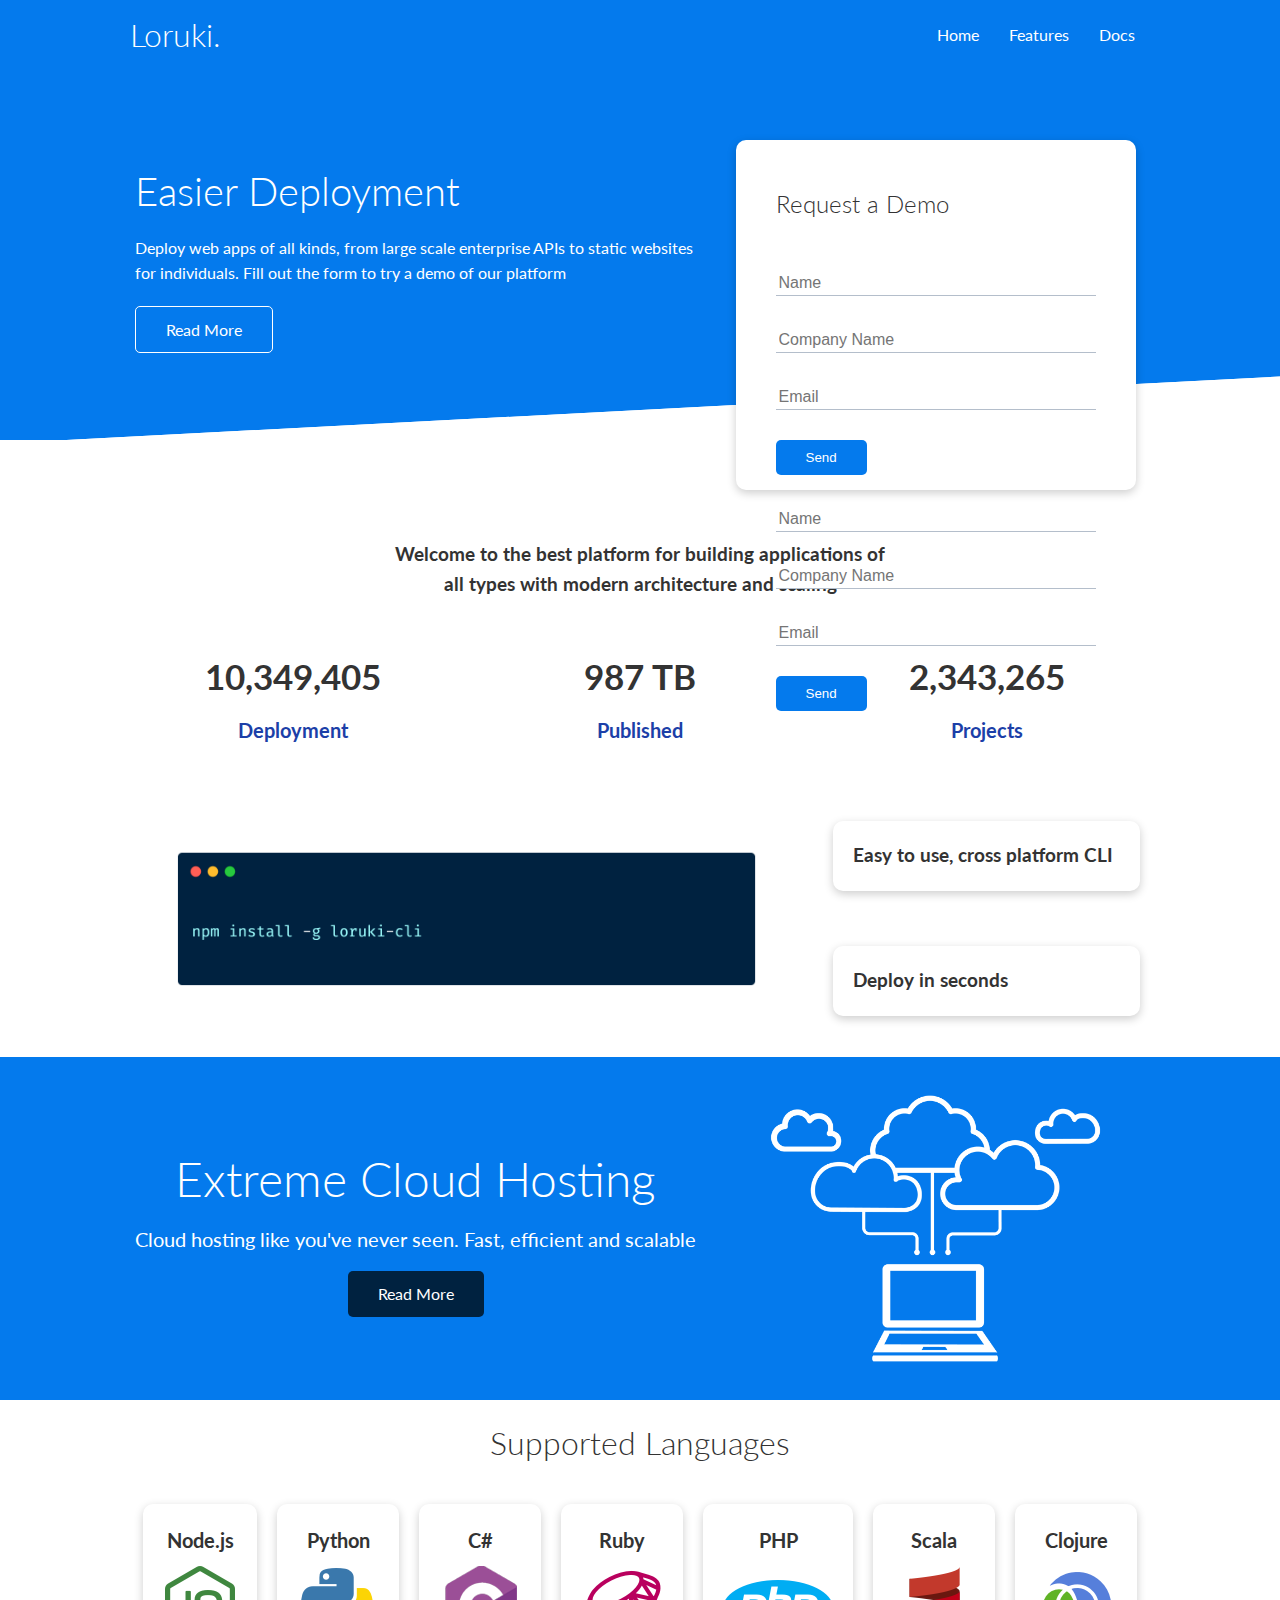
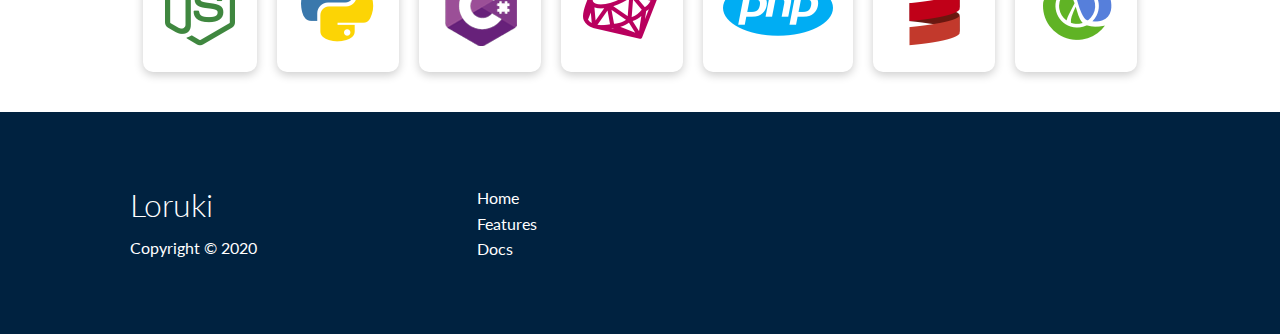
<file: OneDrive/Desktop/Loruki-Website/index.html>
<!DOCTYPE html>
<html lang="en">
<head>
 <meta charset="UTF-8">
 <meta name="viewport" content="width=device-width, initial-scale=1.0">
 <link rel="stylesheet" href="https://cdnjs.cloudflare.com/ajax/libs/font-awesome/5.15.1/css/all.min.css" integrity="sha512-+4zCK9k+qNFUR5X+cKL9EIR+ZOhtIloNl9GIKS57V1MyNsYpYcUrUeQc9vNfzsWfV28IaLL3i96P9sdNyeRssA==" crossorigin="anonymous" />
 <link rel="stylesheet" href="css/utilities.css">
 <link rel="stylesheet" href="css/style.css">
 <title>Loruki | Cloud Hosting For Everyone</title>
</head>
<body>
 <!-- Navbar -->
 <div class="navbar">
  <div class="container flex">
   <h1 class="logo">Loruki.</h1>
   <nav>
    <ul>
     <li><a href="index.html">Home</a></li>
     <li><a href="features.html">Features</a></li>
     <li><a href="docs.html">Docs</a></li>
    </ul>
   </nav>
  </div>
 </div>
 <!-- Showcase -->
 <section class="showcase">
  <div class="container grid">
   <div class="showcase-text">
    <h1>Easier Deployment</h1>
    <p>Deploy web apps of all kinds, from large scale enterprise APIs to static websites for individuals. Fill out the form to try a demo of our platform</p>
    <a href="features.html" class="btn btn-outline">Read More</a>
   </div>
   <div class="showcase-form card">
    <h2>Request a Demo</h2>
    <form name="contact" netlify-honeypot="bot-field" method="POST" data-netlify="true">
      <input type="hidden" name="form-name" value="contact">
      <p class="hidden">
        <label>Don’t fill this out if you're human: <input name="bot-field" /></label>
      </p>
      <div class="form-control">
        <input type="text" name="name" placeholder="Name" required>
      </div>
      <div class="form-control">
        <input type="text" name="company" placeholder="Company Name" required>
      </div>
      <div class="form-control">
        <input type="email" name="email" placeholder="Email" required>
      </div>
      <input type="submit" value="Send" class="btn btn-primary">
    </form>
    <form>
     <div class="form-control">
      <input type="text" name="name" placeholder="Name" required>
     </div>
     <div class="form-control">
      <input type="text" name="company" placeholder="Company Name" required>
     </div>
     <div class="form-control">
      <input type="email" name="email" placeholder="Email" required>
     </div>
     <input type="submit" value="Send" class="btn btn-primary">
    </form>
   </div>
  </div>
 </section>

 <!-- Stats -->
 <section class="stats">
  <div class="container">
   <h3 class="stats-heading text-center my-1">
    Welcome to the best platform for building applications of all
    types with modern architecture and scaling
   </h3>

   <div class="grid grid-3 text-center my-4">
    <div>
    <i class="fas fa-server fa-3x"></i>
    <h3>10,349,405</h3>
    <p class="text-secondary">Deployment</p>
    </div>
    <div><i class="fas fa-upload fa-3x"></i>
     <h3>987 TB</h3>
     <p class="text-secondary">Published</p></div>
    <div><i class="fas fa-project-diagram fa-3x"></i>
     <h3>2,343,265</h3>
     <p class="text-secondary">Projects</p></div>
   </div>
  </div>
 </section>

 <!-- Cli-->
<section class="cli">
 <div class="container grid">
  <img src="images/cli.png" alt="">
  <div class="card">
   <h3>Easy to use, cross platform CLI</h3>
  </div>
  <div class="card">
   <h3>Deploy in seconds</h3>
  </div>
 </div>
</section>

<!-- Cloud -->
<section class="cloud bg-primary my-2 py-2">
 <div class="container grid">
  <div class="text-center">
   <h2 class="lg">Extreme Cloud Hosting</h2>
   <p class="lead my-1">Cloud hosting like you've never seen. Fast, efficient and scalable</p>
   <a href="features.html" class="btn btn-dark">Read More</a>
  </div>
  <img src="images/cloud.png" alt="">
 </div>
</section>

<!-- Languages -->

<section class="languages">
 <h2 class="md text-center my-2">
   Supported Languages
 </h2>
 <div class="container flex">
  <div class="card">
   <h4>Node.js</h4>
   <img src="images/logos/node.png" alt="">
  </div>
  <div class="card">
   <h4>Python</h4>
   <img src="images/logos/python.png" alt="">
  </div>
  <div class="card">
   <h4>C#</h4>
   <img src="images/logos/csharp.png" alt="">
  </div>
  <div class="card">
   <h4>Ruby</h4>
   <img src="images/logos/ruby.png" alt="">
  </div>
  <div class="card">
   <h4>PHP</h4>
   <img src="images/logos/php.png" alt="">
  </div>
  <div class="card">
   <h4>Scala</h4>
   <img src="images/logos/scala.png" alt="">
  </div>
  <div class="card">
   <h4>Clojure</h4>
   <img src="images/logos/clojure.png" alt="">
  </div>
 </div>
</section>
<!-- Footer -->
<footer class="footer bg-dark py-5">
 <div class="container grid grid-3">
  <div>
   <h1>Loruki</h1>
   <p>Copyright &copy; 2020</p>
  </div>
  <nav>
   <ul>
    <li><a href="index.html">Home</a></li>
    <li><a href="features.html">Features</a></li>
    <li><a href="docs.html">Docs</a></li>
   </ul>
  </nav>
  <div class="social">
   <a href="#"><i class="fab fa-github fa-2x"></i></a>
   <a href="#"><i class="fab fa-facebook fa-2x"></i></a>
   <a href="#"><i class="fab fa-instagram fa-2x"></i></a>
   <a href="#"><i class="fab fa-twitter fa-2x"></i></a>
  </div>
 </div>
</footer>
</body>
</html>
</file>
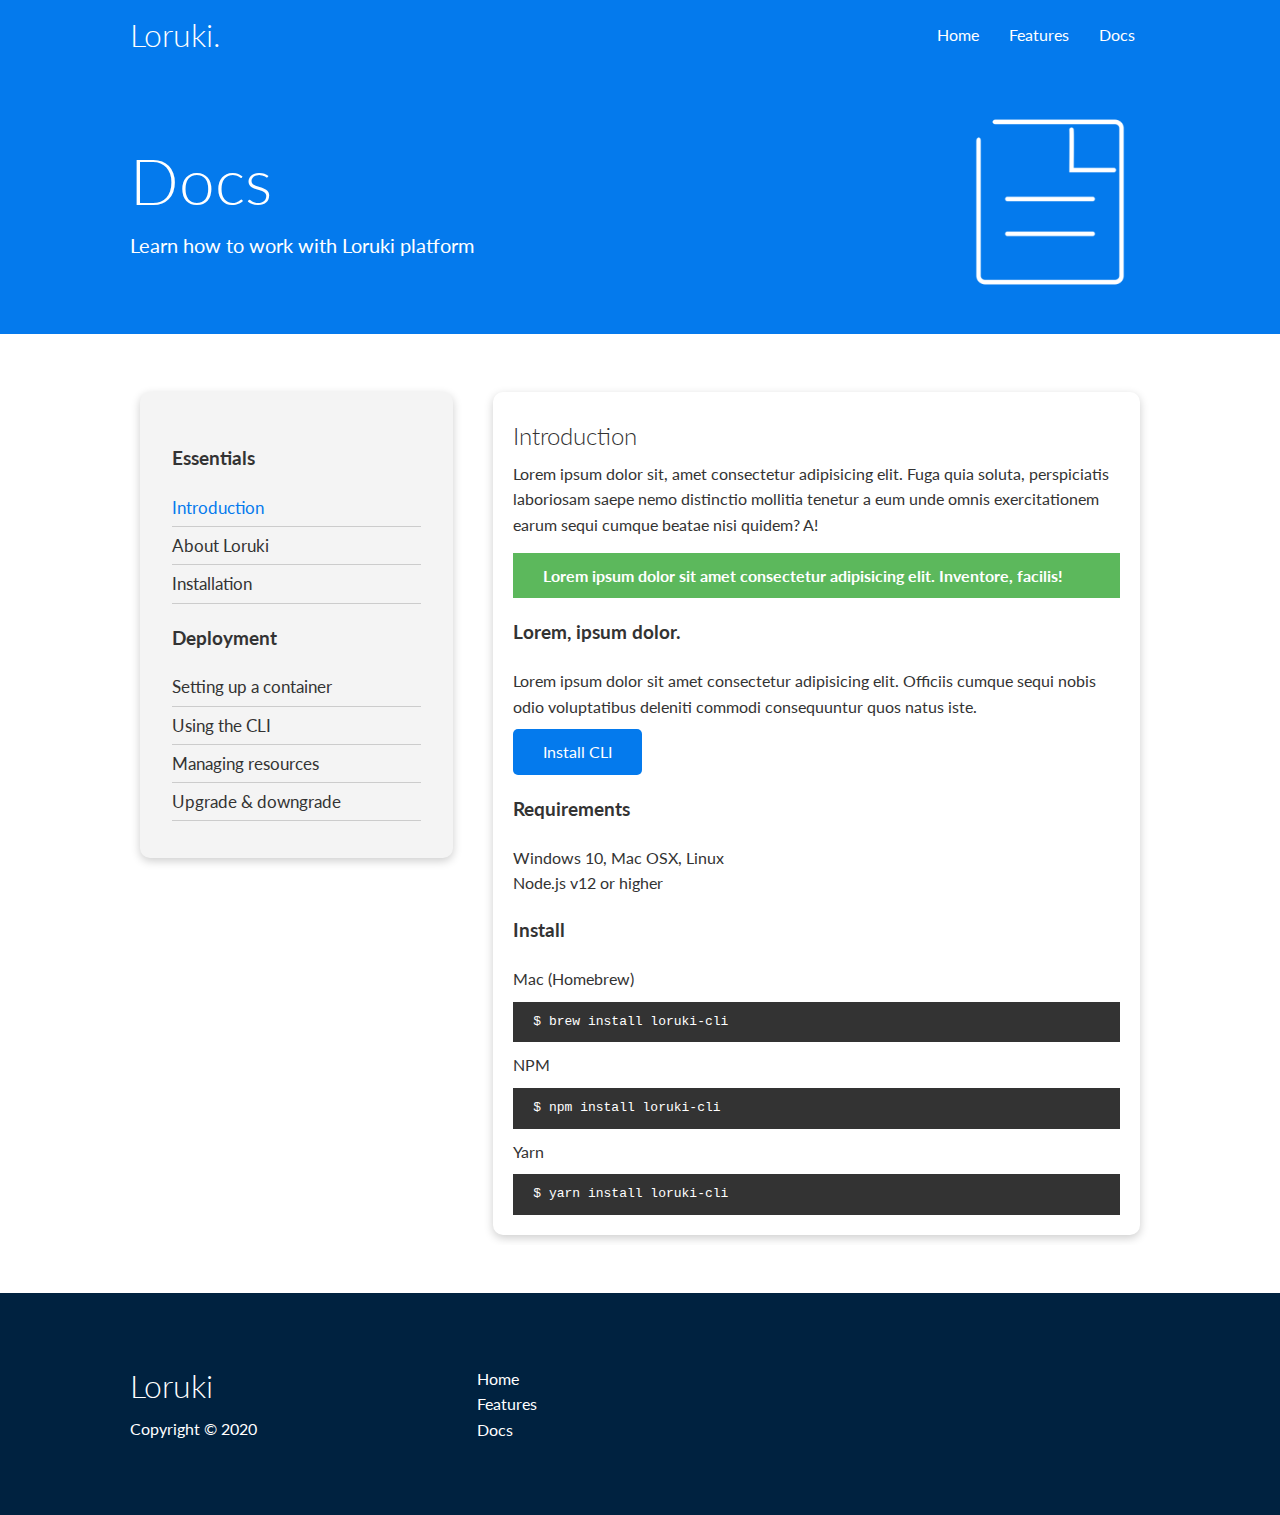
<file: OneDrive/Desktop/Loruki-Website/docs.html>
<!DOCTYPE html>
<html lang="en">
<head>
 <meta charset="UTF-8">
 <meta name="viewport" content="width=device-width, initial-scale=1.0">
 <link rel="stylesheet" href="https://cdnjs.cloudflare.com/ajax/libs/font-awesome/5.15.1/css/all.min.css" integrity="sha512-+4zCK9k+qNFUR5X+cKL9EIR+ZOhtIloNl9GIKS57V1MyNsYpYcUrUeQc9vNfzsWfV28IaLL3i96P9sdNyeRssA==" crossorigin="anonymous" />
 <link rel="stylesheet" href="css/utilities.css">
 <link rel="stylesheet" href="css/style.css">
 <title>Loruki | Cloud Hosting For Everyone</title>
</head>
<body>

 <!-- Navbar -->
 <div class="navbar">
  <div class="container flex">
   <h1 class="logo">Loruki.</h1>
   <nav>
    <ul>
     <li><a href="index.html">Home</a></li>
     <li><a href="features.html">Features</a></li>
     <li><a href="docs.html">Docs</a></li>
    </ul>
   </nav>
  </div>
 </div>
 
<!-- Head -->
<section class="docs-head bg-primary py-3">
 <div class="container grid">
  <div>
   <h1 class="xl">Docs</h1>
 <p class="lead">Learn how to work with Loruki platform</p>
  </div>
  <img src="images/docs.png" alt="">
 </div>
</section>

<!-- Docs main -->
<section class="docs-main my-4">
 <div class="container grid">
  <div class="card bg-light p-3">
   <h3 class="my-2">Essentials</h3>
   <nav>
    <ul>
      <li><a class="text-primary" href="#">Introduction</a></li>
     <li><a href="#">About Loruki</a></li>
     <li><a href="#">Installation</a></li>
    </ul>
   </nav>

   <h3 class="my-2">Deployment</h3>
   <nav>
    <ul>
     <li><a href="#">Setting up a container</a></li>
     <li><a href="#">Using the CLI</a></li>
     <li><a href="#">Managing resources</a></li>
     <li><a href="#">Upgrade & downgrade</a></li>
    </ul>
   </nav>
  </div>
  <div class="card">
   <h2>Introduction</h2>
   <p>Lorem ipsum dolor sit, amet consectetur adipisicing elit. Fuga quia soluta, perspiciatis laboriosam saepe nemo distinctio mollitia tenetur a eum unde omnis exercitationem earum sequi cumque beatae nisi quidem? A!</p>

   <div class="alert alert-success">
    <i class="fas fa-info"></i>Lorem ipsum dolor sit amet consectetur adipisicing elit. Inventore, facilis!
   </div>

   <h3>Lorem, ipsum dolor.</h3>
   <p>Lorem ipsum dolor sit amet consectetur adipisicing elit. Officiis cumque sequi nobis odio voluptatibus deleniti commodi consequuntur quos natus iste.</p>
   <a href="#" class="btn btn-primary">Install CLI</a>

   <h3>Requirements</h3>
   <ul>
    <li>Windows 10, Mac OSX, Linux</li>
    <li>Node.js v12 or higher</li>
   </ul>

   <h3>Install</h3>
   <p>Mac (Homebrew)</p>
   <pre><code>$ brew install loruki-cli</code></pre>
   <p>NPM</p>
   <pre><code>$ npm install loruki-cli</code></pre>
   <p>Yarn</p>
   <pre><code>$ yarn install loruki-cli</code></pre>
  </div>
 </div>
</section>

<!-- Footer -->
<footer class="footer bg-dark py-5">
 <div class="container grid grid-3">
  <div>
   <h1>Loruki</h1>
   <p>Copyright &copy; 2020</p>
  </div>
  <nav>
   <ul>
    <li><a href="index.html">Home</a></li>
    <li><a href="features.html">Features</a></li>
    <li><a href="docs.html">Docs</a></li>
   </ul>
  </nav>
  <div class="social">
   <a href="#"><i class="fab fa-github fa-2x"></i></a>
   <a href="#"><i class="fab fa-facebook fa-2x"></i></a>
   <a href="#"><i class="fab fa-instagram fa-2x"></i></a>
   <a href="#"><i class="fab fa-twitter fa-2x"></i></a>
  </div>
 </div>
</footer>
</body>
</html>
</file>
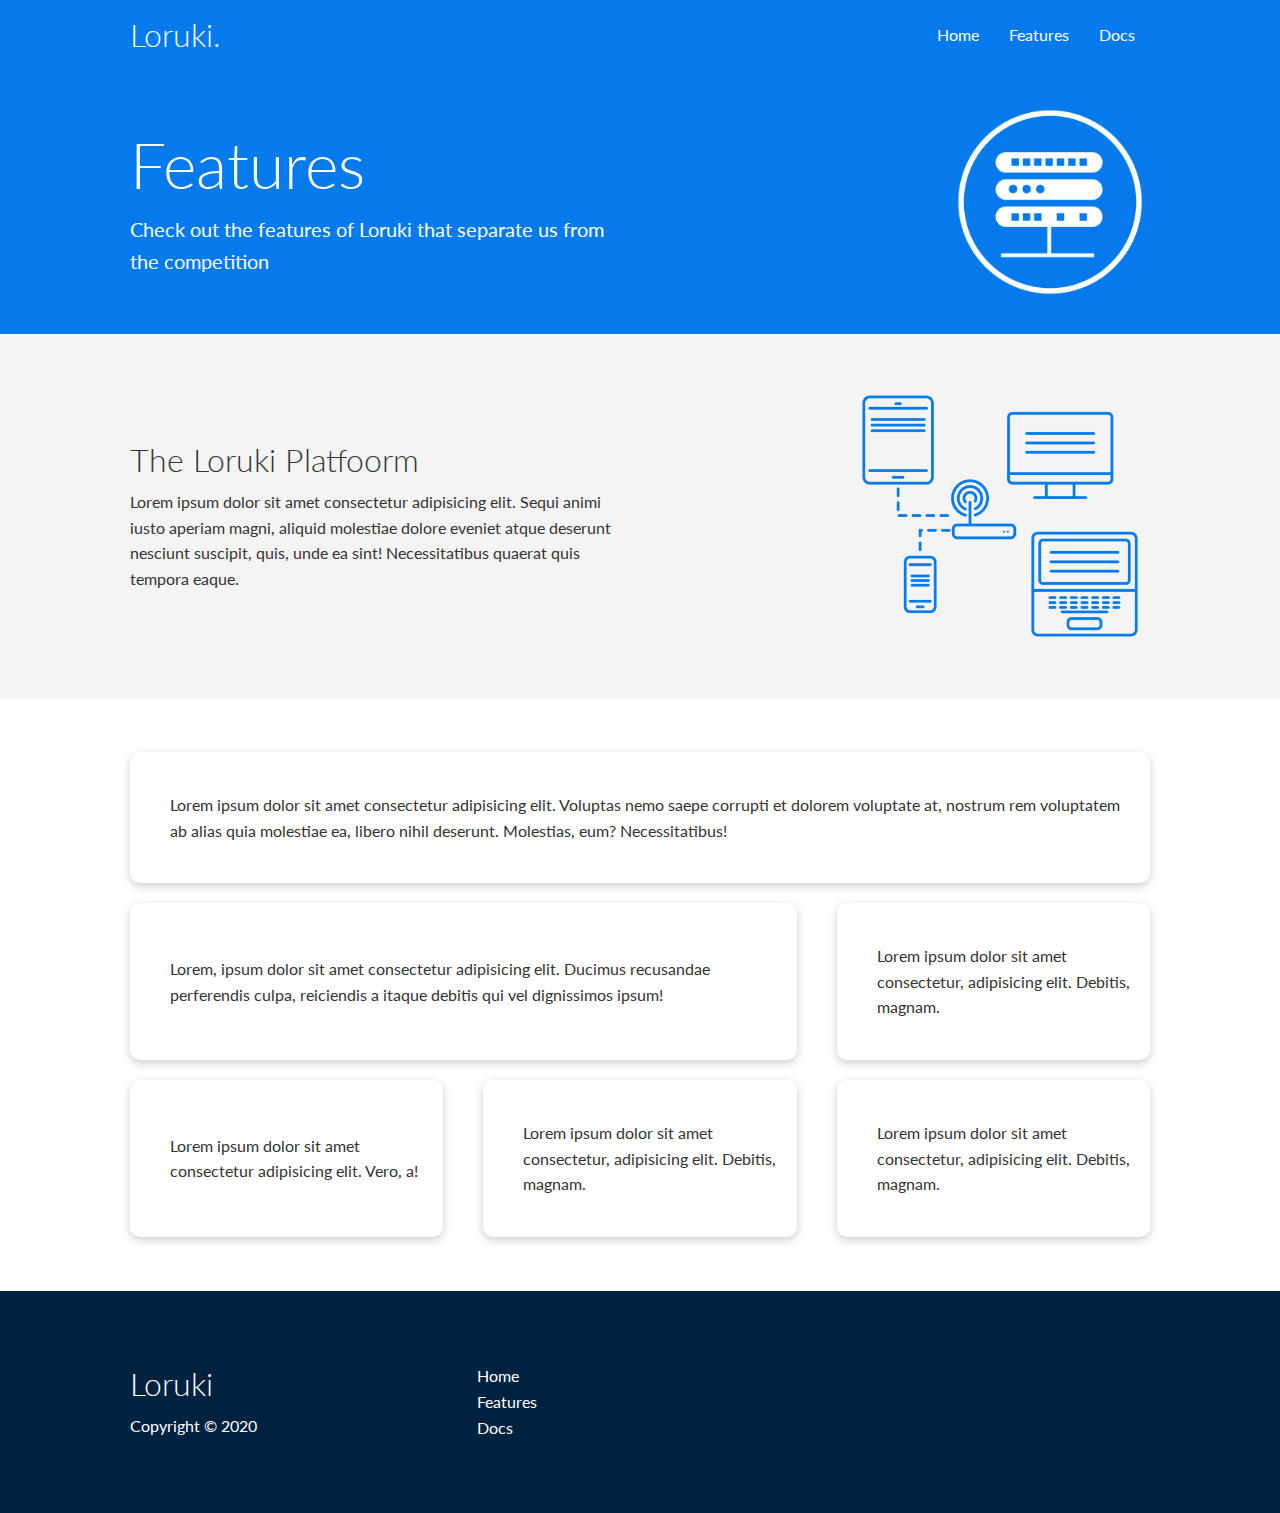
<file: OneDrive/Desktop/Loruki-Website/features.html>
<!DOCTYPE html>
<html lang="en">
<head>
 <meta charset="UTF-8">
 <meta name="viewport" content="width=device-width, initial-scale=1.0">
 <link rel="stylesheet" href="https://cdnjs.cloudflare.com/ajax/libs/font-awesome/5.15.1/css/all.min.css" integrity="sha512-+4zCK9k+qNFUR5X+cKL9EIR+ZOhtIloNl9GIKS57V1MyNsYpYcUrUeQc9vNfzsWfV28IaLL3i96P9sdNyeRssA==" crossorigin="anonymous" />
 <link rel="stylesheet" href="css/utilities.css">
 <link rel="stylesheet" href="css/style.css">
 <title>Loruki | Cloud Hosting For Everyone</title>
</head>
<body>

 <!-- Navbar -->
 <div class="navbar">
  <div class="container flex">
   <h1 class="logo">Loruki.</h1>
   <nav>
    <ul>
     <li><a href="index.html">Home</a></li>
     <li><a href="features.html">Features</a></li>
     <li><a href="docs.html">Docs</a></li>
    </ul>
   </nav>
  </div>
 </div>
 
<!-- Head -->
<section class="features-head bg-primary py-3">
 <div class="container grid">
  <div>
   <h1 class="xl">Features</h1>
 <p class="lead">Check out the features of Loruki that separate us from the competition</p>
  </div>
  <img src="images/server.png" alt="">
 </div>
</section>

<!-- Sub head-->
<section class="features-sub-head bg-light py-3">
  <div class="container grid">
    <div>
      <h1 class="md">The Loruki Platfoorm</h1>
    <p>Lorem ipsum dolor sit amet consectetur adipisicing elit. Sequi animi iusto aperiam magni, aliquid molestiae dolore eveniet atque deserunt nesciunt suscipit, quis, unde ea sint! Necessitatibus quaerat quis tempora eaque.</p>
     </div>
     <img src="images/server2.png" alt="">
  </div>
</section>

<section class="features-main my-2">
  <div class="container grid grid-3">
      <div class="card flex">
          <i class="fas fa-server fa-3x"></i>
          <p>Lorem ipsum dolor sit amet consectetur adipisicing elit. Voluptas nemo saepe corrupti et dolorem voluptate at, nostrum rem voluptatem ab alias quia molestiae ea, libero nihil deserunt. Molestias, eum? Necessitatibus!</p>
      </div>
      <div class="card flex">
          <i class="fas fa-network-wired fa-3x"></i>
          <p>
              Lorem, ipsum dolor sit amet consectetur adipisicing elit. Ducimus
              recusandae perferendis culpa, reiciendis a itaque debitis qui vel
              dignissimos ipsum!
          </p>
      </div>
      <div class="card flex">
          <i class="fas fa-laptop-code fa-3x"></i>
          <p>
              Lorem ipsum dolor sit amet consectetur, adipisicing elit. Debitis,
              magnam.
          </p>
      </div>
      <div class="card flex">
          <i class="fas fa-database fa-3x"></i>
          <p>
              Lorem ipsum dolor sit amet consectetur adipisicing elit. Vero, a!
          </p>
      </div>
      <div class="card flex">
          <i class="fas fa-power-off fa-3x"></i>
          <p>
              Lorem ipsum dolor sit amet consectetur, adipisicing elit. Debitis,
              magnam.
          </p>
      </div>
      <div class="card flex">
          <i class="fas fa-upload fa-3x"></i>
          <p>
              Lorem ipsum dolor sit amet consectetur, adipisicing elit. Debitis,
              magnam.
          </p>

  </div>
  </div>
</section>

<!-- Footer -->
<footer class="footer bg-dark py-5">
 <div class="container grid grid-3">
  <div>
   <h1>Loruki</h1>
   <p>Copyright &copy; 2020</p>
  </div>
  <nav>
   <ul>
    <li><a href="index.html">Home</a></li>
    <li><a href="features.html">Features</a></li>
    <li><a href="docs.html">Docs</a></li>
   </ul>
  </nav>
  <div class="social">
   <a href="#"><i class="fab fa-github fa-2x"></i></a>
   <a href="#"><i class="fab fa-facebook fa-2x"></i></a>
   <a href="#"><i class="fab fa-instagram fa-2x"></i></a>
   <a href="#"><i class="fab fa-twitter fa-2x"></i></a>
  </div>
 </div>
</footer>
</body>
</html>
</file>
<file: OneDrive/Desktop/Loruki-Website/css/utilities.css>
.container {
 max-width: 1100px;
 margin: 0 auto;
 overflow: auto;
 padding: 0 40px;
}

.card {
 background-color: #fff;
 color: #333;
 border-radius: 10px;
 box-shadow: 0 3px 10px rgba(0, 0, 0, 0.2);
 padding: 20px;
 margin: 10px;
}

.btn {
 display: inline-block;
 padding: 10px 30px;
 cursor: pointer;
 background: var(--primary-color);
 color: #fff;
 border: none;
 border-radius: 5px;
}

.btn-outline {
 background-color: transparent;
 border: 1px #fff solid;
}

.btn:hover {
 transform: scale(0.98);
}

 /* Backgrounds & colored buttons */
 .bg-primary,
 .btn-primary {
  background-color: var(--primary-color);
  color: #fff;
 }

 .bg-secondary,
 .btn-secondary {
  background-color: var(--secondary-color);
  color: #fff;
 }

 .bg-dark,
 .btn-dark {
  background-color: var(--dark-color);
  color: #fff;
 }

 .bg-light,
 .btn-light {
  background-color: var(--light-color);
  color: #333;
 }
 .bg-primary a,
 .btn-primary a,
 .bg-secondary a,
 .btn-secondary a,
 .bg-dark a,
 .btn-dark a{
  color: #fff;
 }

 /* Text colors */
.text-primary {
 color: var(--primary-color);
}

.text-secondary {
 color: var(--secondary-color);
}

.text-dark {
 color: var(--dark-color);
}

.text-light {
 color: var(--light-color);
}

 /* Text sizes */
 .lead {
  font-size: 20px;
 }

 .sm {
  font-size: 1rem;
 }

 .md {
  font-size: 2rem;
 }

 .lg {
  font-size: 3rem;
 }

 .xl {
  font-size: 4rem;
 }

.text-center {
 text-align: center;
}

/* Alert */
.alert {
 background-color: var(--light-color);
 padding: 10px 20px;
 font-weight: bold;
 margin: 15px 0;
}

.alert i {
 margin-right: 10px;
}

.alert-success{
 background-color: var(--success-color);
 color: #fff;
}

.alert-error {
 background-color: var(--error-color);
 color: #fff;
}

.flex {
 display: flex;
 justify-content: center;
 align-items: center;
 height: 100%;
}

.grid {
 display: grid;
 grid-template-columns: repeat(2, 1fr);
 gap: 20px;
 justify-content: center;
 align-items: center;
 height: 100%;
}

.grid-3 {
 grid-template-columns: repeat(3, 1fr); 
}

/* Margin */
.my-1 {
 margin: 1rem 0;
}

.my-2 {
 margin: 1.5rem 0;
}

.my-3 {
 margin: 2rem 0;
}

.my-4 {
 margin: 3rem 0;
}

.my-5 {
 margin: 4rem 0;
}

.m-1 {
 margin: 1rem;
}

.m-2 {
 margin: 1.5rem;
}

.m-3 {
 margin: 2rem;
}

.m-4 {
 margin: 3rem;
}

.m-5 {
 margin: 4rem;
}

/* Padding */
.py-1 {
 Padding: 1rem 0;
}

.py-2 {
 padding: 1.5rem 0;
}

.py-3 {
 padding: 2rem 0;
}

.py-4 {
 padding: 3rem 0;
}

.py-5 {
 padding: 4rem 0;
}

.p-1 {
 padding: 1rem;
}

.p-2 {
 padding: 1.5rem;
}

.p-3 {
 padding: 2rem;
}

.p-4 {
 padding: 3rem;
}

.p-5 {
 padding: 4rem;
}
</file>
<file: OneDrive/Desktop/Loruki-Website/css/style.css>
@import url('https://fonts.googleapis.com/css2?family=Lato:wght@300&display=swap');

:root {
  --primary-color: #047aed;
  --secondary-color: #1c3fa8;
  --dark-color: #002240;
  --light-color: #f4f4f4;
  --success-color: #5cb85c;
  --error-color: #d9534f;
}

*{
 box-sizing: border-box;
 padding: 0;
 margin: 0;
}

body {
 font-family: 'Lato', sans-serif;
 color: #333;
 line-height: 1.6;
}

ul {
 list-style-type: none;
}

a {
 text-decoration: none;
 color: #333;
}

h1, h2 {
 font-weight: 300;
 line-height: 1.2;
 margin: 10px 0;
}

p {
 margin: 10px 0;
}

img {
 width: 100%;
}

code,
pre {
  background: #333;
  color: #fff;
  padding: 10px;
}

.hidden {
  visibility: hidden;
  height: 0;
}

/* Navbar */
.navbar {
 background-color: var(--primary-color);
 color: #fff;
 height: 70px;
}

.navbar ul {
 display: flex;
}

.navbar a {
 color: #fff;
 padding: 10px;
 margin: 0 5px;
}

.navbar a:hover {
 border-bottom: 2px #fff solid;
}
.navbar .flex {
 justify-content: space-between;
}

/* Showcase */
.showcase {
 height: 400;
 background-color: var(--primary-color);
 color: #fff;
 position: relative;
}

.showcase h1 {
 font-size: 40px;
}

.showcase p {
 margin: 20px 0;
}

.showcase .grid {
 overflow: visible;
 grid-template-columns: 55% auto;
 gap: 30px;
}

.showcase-text {
  animation: slideInFromLeft 1s ease-in;
}
.showcase-form {
 position: relative;
 top: 60px;
 height: 350px;
 width: 400px;
 padding: 40px;
 z-index: 100;
 animation: slideInFromRight 1s ease-in;
}

.showcase-form .form-control {
 margin: 30px 0;
}

.showcase-form input[type='text'],
.showcase-form input[type='email'] {
 border: 0;
 border-bottom: 1px solid #b4becb;
 width: 100%;
 padding: 3px;
 font-size: 16px;
}

.showcase-form input:focus {
 outline: none;
}

.showcase::before,
.showcase::after {
 content: '';
 position: absolute;
 height: 100px;
 bottom: -70px;
 right: 0;
 left: 0;
 background: #fff;
 transform: skewY(-3deg);
 -webkit-transform: skewY(-3deg);
 -moz-transform: skewY(-3deg);
 -ms-transform: skewY(-3deg);
}

/* Stats */
.stats {
 padding-top: 100px;
 animation: slideInFromBottom 1s ease-in;
}

.stats-heading {
 max-width: 500px;
 margin: auto;
}

.stats .grid h3 {
 font-size: 35px;
}

.stats .grid p {
 font-size: 20px;
 font-weight: bold;
}

/* Cli */
.cli .grid {
 grid-template-columns: repeat(3, 1fr);
 grid-template-rows: repeat(2, 1fr);
}

.cli .grid > *:first-child {
 grid-column: 1 / span 2;
 grid-row: 1 / span 2;
}

/* Cloud */
.cloud .grid {
 grid-template-columns: 4fr 3fr;
}

/* Languages */
.languages .flex {
 flex-wrap: wrap;
}
.languages .card {
 text-align: center;
 margin: 18px 10px 40px;
 transition: transform 0.2s ease-in;
}

.languages .card h4 {
 font-size: 20px;
 margin-bottom: 10px;
}

.languages .card:hover {
 transform: translateY(-15px);
}

/* Features */
.features-head img,
.docs-head img {
  width: 200px;
  justify-self: flex-end;
}

.features-sub-head img {
  width: 300px;
  justify-self: flex-end;
}

.features-main .card > i {
  margin-right: 20px;
}

.features-main .grid {
  padding: 30px;
}

.features-main .grid > *:first-child {
  grid-column: 1 / span 3;
}

.features-main .grid > *:nth-child(2) {
  grid-column: 1 / span 2;
}

/* Docs */
.docs-main h3 {
  margin: 20px 0;
}

.docs-main .grid {
  grid-template-columns: 1fr 2fr;
  align-items: flex-start;
}

.docs-main nav li {
  font-size: 17px;
  padding-bottom: 5px;
  margin-bottom: 5px;
  border-bottom: 1px #ccc solid;
}

.docs-main a:hover {
  font-weight: bold;
}

 /* Footer */
.footer .social a{
 margin: 0 10px;
}

/* Animations */
@keyframes slideInFromLeft {
  0% {
    transform: translateX(-100%);
  }

  100% {
    transform: translateX(0);
  }   
}

@keyframes slideInFromRight {
  0% {
    transform: translateX(100%);
  }

  100% {
    transform: translateX(0);
  }
}

@keyframes slideInFromTop {
  0% {
    transform: translateY(-100%);
  }

  100% {
    transform: translateX(0);
  }
}

@keyframes slideInFromBottom {
  0% {
    transform: translateY(100%);
  }

  100% {
    transform: translateX(0);
  }
}

/* Tablets and under */
@media(max-width: 768px) {
   .grid,
   .showcase .grid,
   .stats .grid,
   .cli .grid,
   .cloud .grid,
   .features-main .grid,
   .docs-main .grid {
    grid-template-columns: 1fr;
    grid-template-rows: 1fr;
   }

   .showcase {
    height: auto;
   }

   .showcase-text{
    text-align: center;
    margin-top: 40px;
    animation: slideInFromTop 1s ease-in;
   }

   .showcase-form {
    justify-self: center;
    margin: auto;
    animation: slideInFromBottom 1s ease-in;
   }

   .cli .grid > *:first-child {
    grid-column: 1;
    grid-row: 1;
   }
   
   .features-head,
   .features-sub-head,
   .docs-head{
     text-align: center;
   }

   .features-head img,
   .features-sub-head img,
   .docs-head img {
     justify-self: center;
   }

   .features-main .grid > *:first-child,
   .features-main .grid > *:nth-child(2) {
     grid-column: 1;
   }
}


/* Mobile */
@media(max-width: 500px) {
  .navbar {
   height: 110px;
  }

  .navbar .flex {
   flex-direction: column;
  }

  .navbar ul {
   padding: 10px;
   background-color: rgba(0, 0, 0, 0.1);
  }

  .showcase-form {
    width: 300px;
  }
}
</file>
